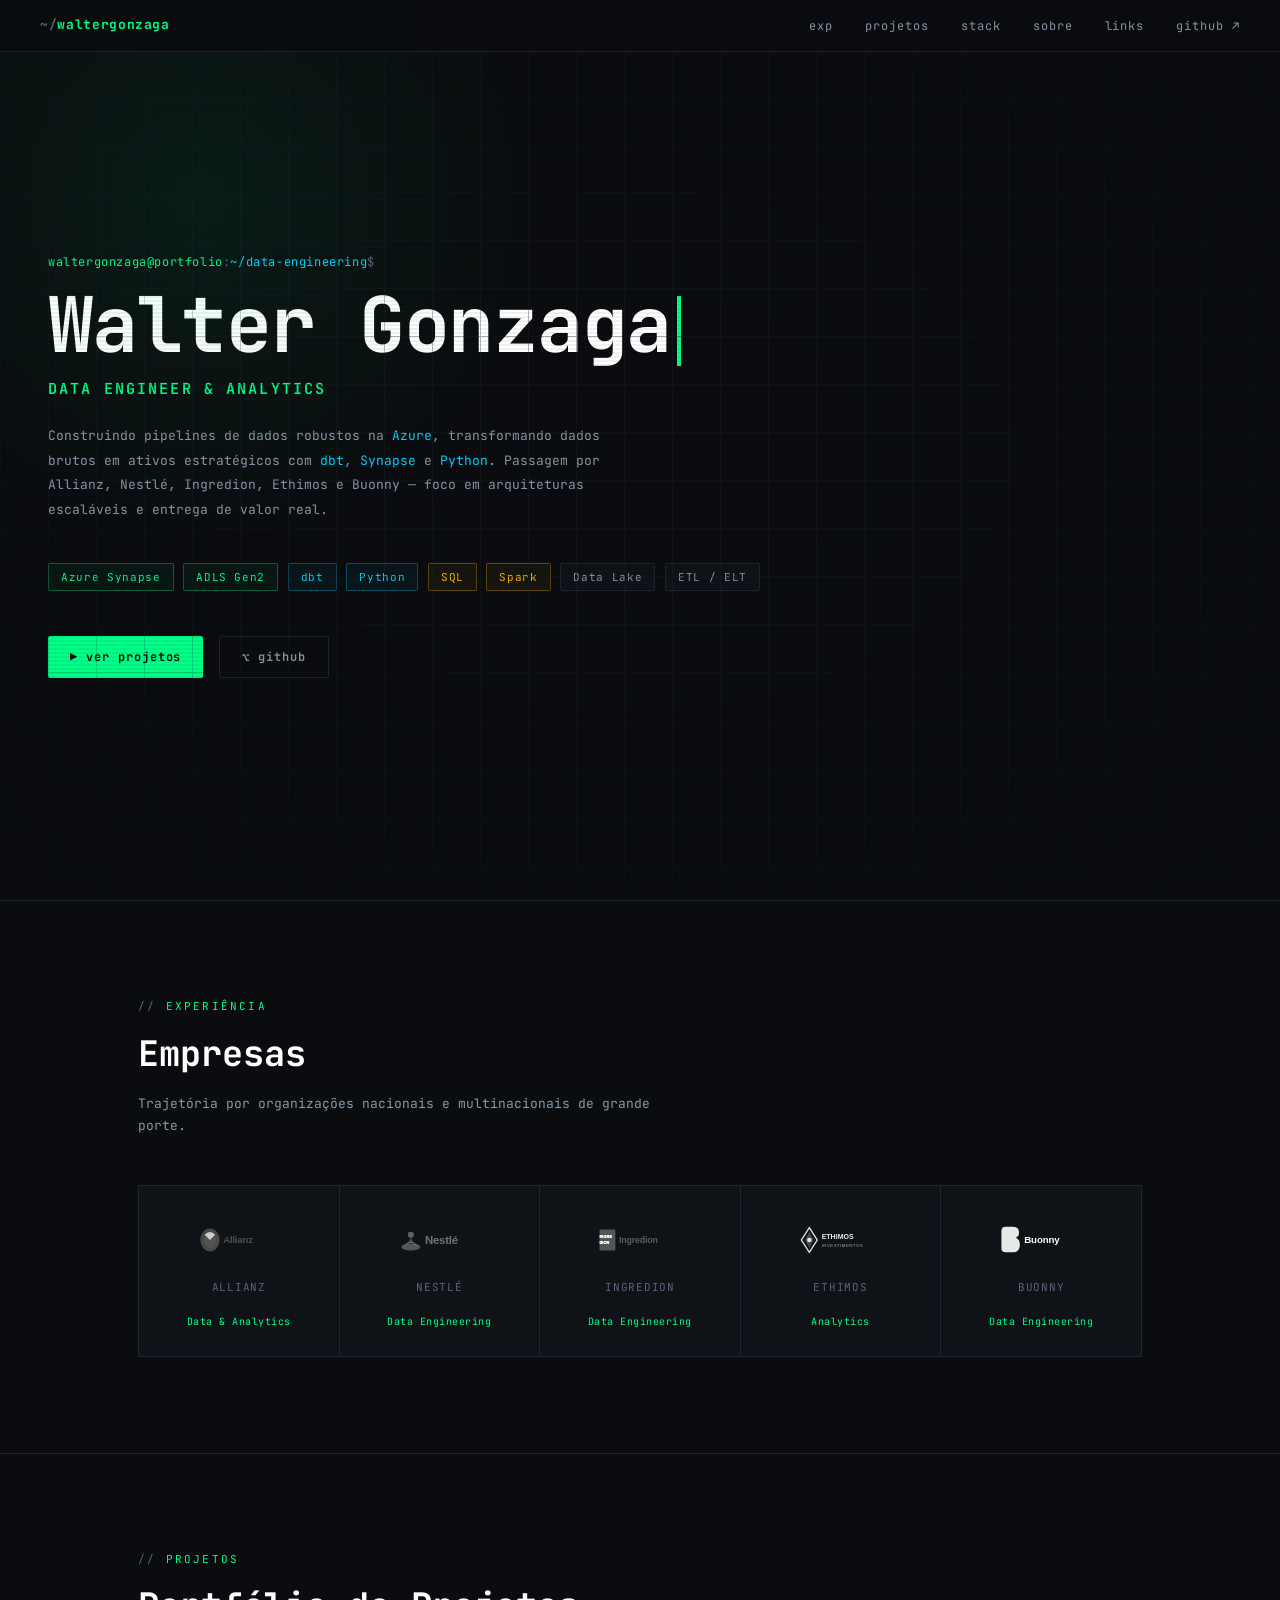
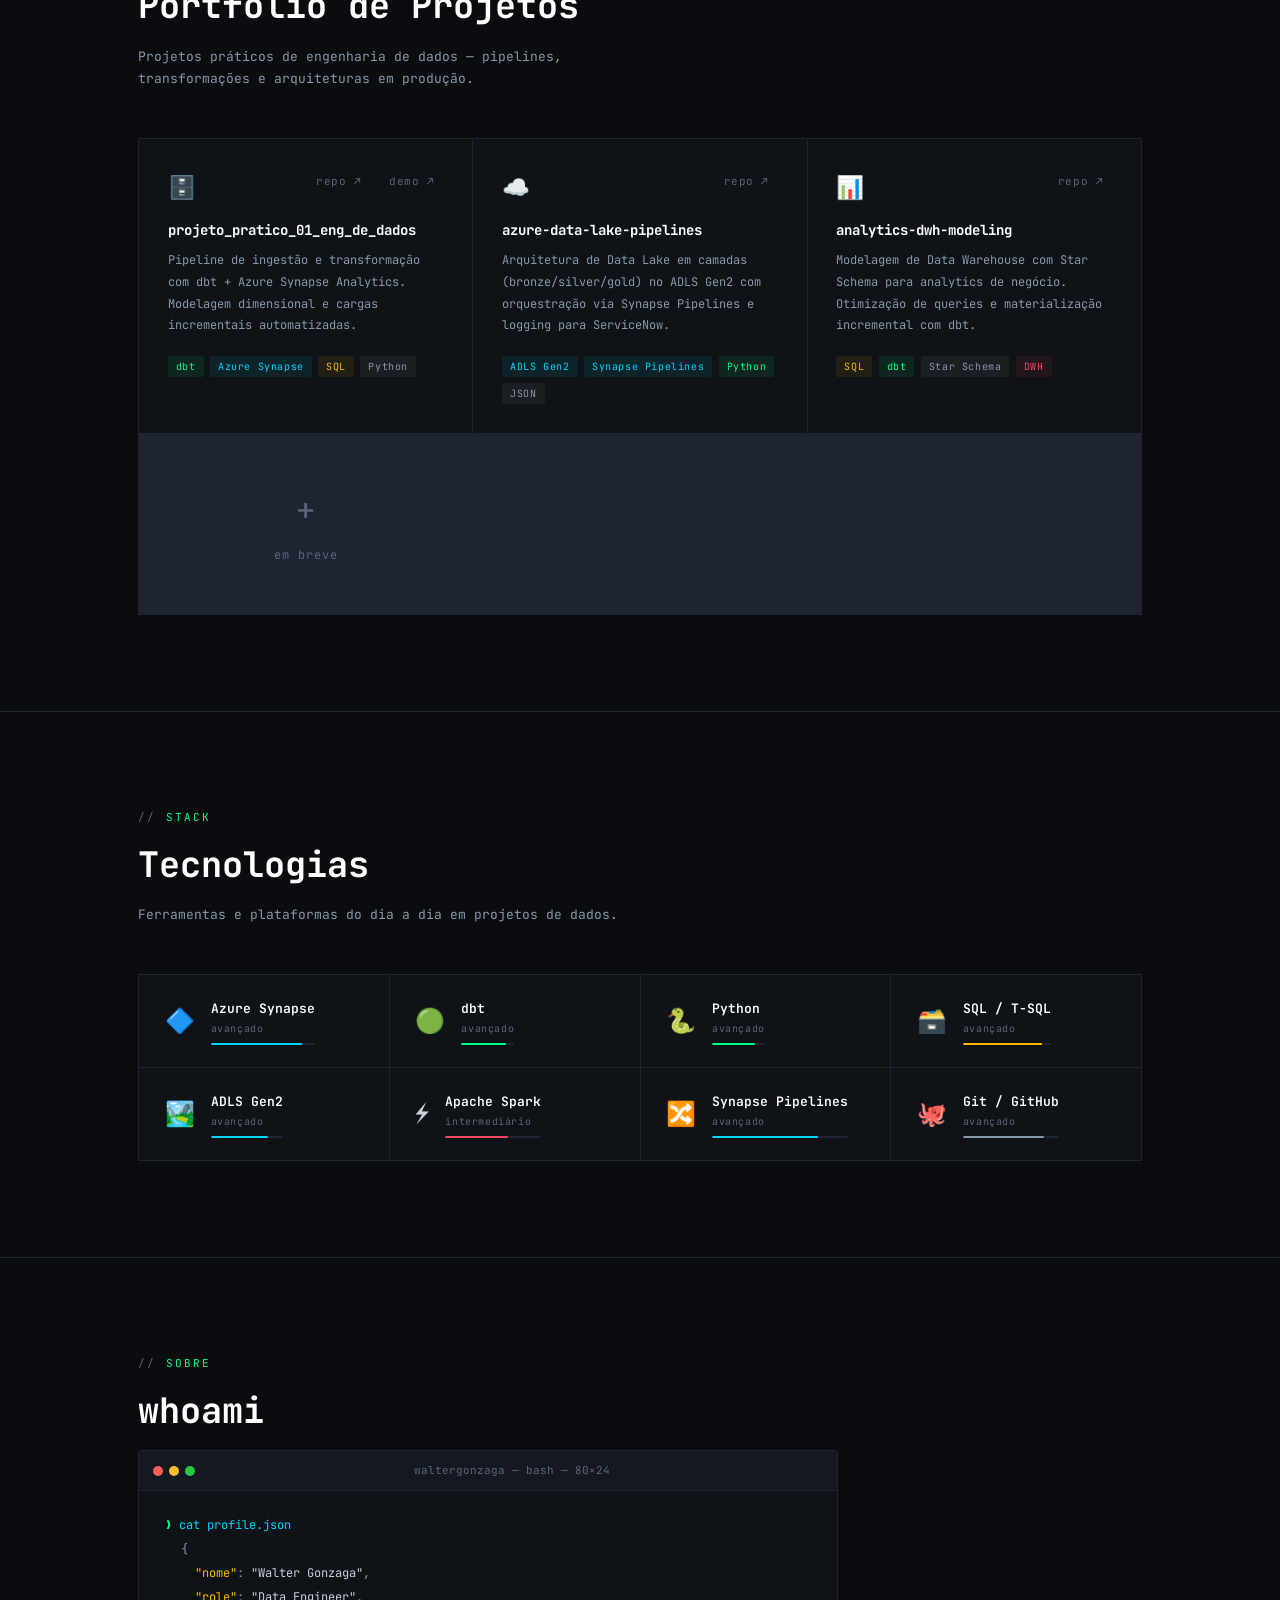
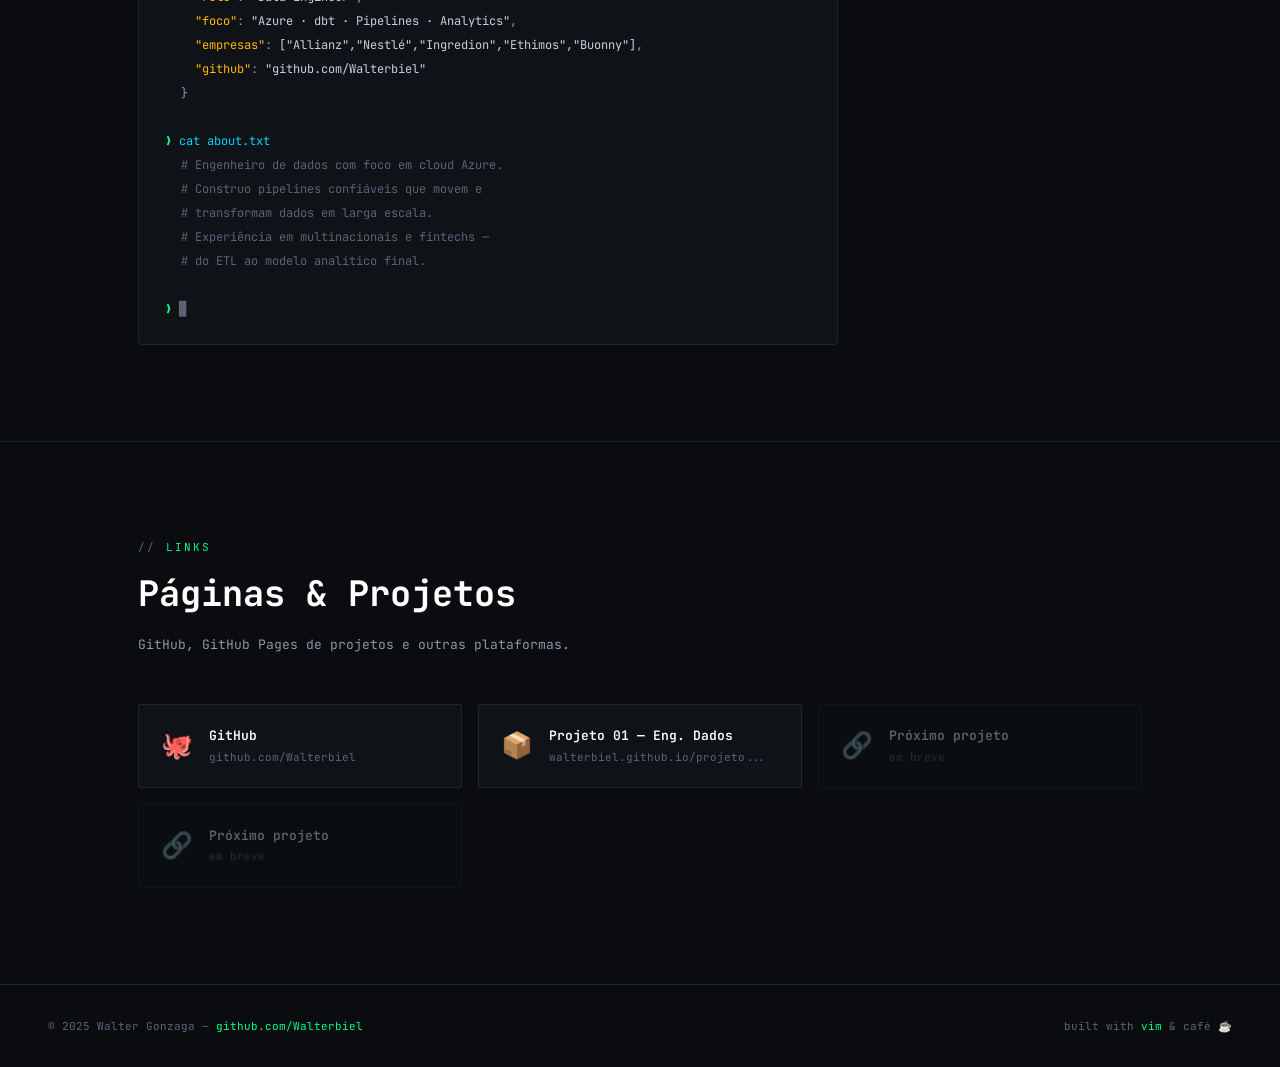
<file: index (2).html>
<!DOCTYPE html>
<html lang="pt-BR">
<head>
  <meta charset="UTF-8">
  <meta name="viewport" content="width=device-width, initial-scale=1.0">
  <title>Walter Gonzaga | Data Engineer</title>
  <link rel="preconnect" href="https://fonts.googleapis.com">
  <link href="https://fonts.googleapis.com/css2?family=JetBrains+Mono:wght@300;400;600;700&display=swap" rel="stylesheet">
  <style>
    :root {
      --bg:        #0a0c0f;
      --bg2:       #0f1217;
      --bg3:       #141820;
      --border:    #1e2530;
      --green:     #00ff88;
      --green-dim: #00cc6a;
      --cyan:      #00d4ff;
      --amber:     #ffb800;
      --red:       #ff4560;
      --text:      #c8d0dc;
      --text-dim:  #5a6478;
      --text-mid:  #8899aa;
      --font:      'JetBrains Mono', monospace;
    }

    *, *::before, *::after { box-sizing: border-box; margin: 0; padding: 0; }
    html { scroll-behavior: smooth; }

    body {
      background: var(--bg);
      color: var(--text);
      font-family: var(--font);
      font-size: 14px;
      line-height: 1.7;
      overflow-x: hidden;
    }

    body::before {
      content: '';
      position: fixed; inset: 0;
      background: repeating-linear-gradient(0deg, transparent, transparent 2px, rgba(0,0,0,0.06) 2px, rgba(0,0,0,0.06) 4px);
      pointer-events: none; z-index: 9999;
    }

    /* NAV */
    nav {
      position: fixed; top: 0; left: 0; right: 0; z-index: 100;
      display: flex; align-items: center; justify-content: space-between;
      padding: 0 2.5rem; height: 52px;
      background: rgba(10,12,15,0.94);
      backdrop-filter: blur(14px);
      border-bottom: 1px solid var(--border);
    }
    .nav-logo { color: var(--green); font-weight: 700; font-size: 13px; letter-spacing: .05em; }
    .nav-logo span { color: var(--text-dim); }
    .nav-links { display: flex; gap: 2rem; list-style: none; }
    .nav-links a { color: var(--text-mid); text-decoration: none; font-size: 12px; letter-spacing: .08em; transition: color .2s; }
    .nav-links a:hover { color: var(--green); }

    /* HERO */
    #hero {
      min-height: 100vh;
      display: flex; flex-direction: column; justify-content: center;
      padding: 110px 3rem 5rem;
      position: relative; overflow: hidden;
    }
    .hero-grid {
      position: absolute; inset: 0;
      background-image: linear-gradient(var(--border) 1px, transparent 1px), linear-gradient(90deg, var(--border) 1px, transparent 1px);
      background-size: 48px 48px;
      mask-image: radial-gradient(ellipse 80% 80% at 50% 50%, black 20%, transparent 100%);
      opacity: .35;
    }
    .hero-glow {
      position: absolute; width: 700px; height: 700px; border-radius: 50%;
      background: radial-gradient(circle, rgba(0,255,136,.07) 0%, transparent 70%);
      top: -150px; left: -150px; pointer-events: none;
    }
    .prompt { color: var(--text-dim); font-size: 12px; margin-bottom: .7rem; letter-spacing: .05em; }
    .prompt .ps { color: var(--green); }
    .prompt .path { color: var(--cyan); }

    h1 { font-size: clamp(2.4rem, 6vw, 5rem); font-weight: 700; line-height: 1.1; margin-bottom: .5rem; letter-spacing: -.02em; }
    h1 .name { color: #fff; }
    .cursor {
      display: inline-block; width: 4px; height: .9em;
      background: var(--green); margin-left: 6px;
      vertical-align: middle; animation: blink 1.1s step-end infinite;
    }
    @keyframes blink { 50% { opacity: 0; } }

    .hero-role { color: var(--green); font-size: .95rem; font-weight: 600; letter-spacing: .14em; text-transform: uppercase; margin-bottom: 1.4rem; }
    .hero-desc { max-width: 580px; color: var(--text-mid); font-size: 13px; line-height: 1.9; margin-bottom: 2.5rem; }
    .hero-desc .hl { color: var(--cyan); }
    .hero-badges { display: flex; flex-wrap: wrap; gap: .6rem; margin-bottom: 2.8rem; }
    .badge { padding: 4px 12px; border: 1px solid var(--border); border-radius: 2px; font-size: 11px; color: var(--text-mid); background: var(--bg2); letter-spacing: .06em; }
    .badge.g { border-color: rgba(0,255,136,.3); color: var(--green); background: rgba(0,255,136,.05); }
    .badge.c { border-color: rgba(0,212,255,.3); color: var(--cyan); background: rgba(0,212,255,.05); }
    .badge.a { border-color: rgba(255,184,0,.3); color: var(--amber); background: rgba(255,184,0,.05); }
    .hero-ctas { display: flex; gap: 1rem; flex-wrap: wrap; }
    .btn { display: inline-flex; align-items: center; gap: 8px; padding: 10px 22px; font-family: var(--font); font-size: 12px; font-weight: 600; letter-spacing: .08em; text-decoration: none; border-radius: 2px; transition: all .2s; cursor: pointer; border: none; }
    .btn-primary { background: var(--green); color: #000; }
    .btn-primary:hover { background: var(--green-dim); transform: translateY(-1px); }
    .btn-ghost { background: transparent; color: var(--text-mid); border: 1px solid var(--border); }
    .btn-ghost:hover { border-color: var(--green); color: var(--green); transform: translateY(-1px); }

    /* SECTION */
    section { padding: 6rem 3rem; max-width: 1100px; margin: 0 auto; }
    .section-label { font-size: 11px; color: var(--green); letter-spacing: .2em; text-transform: uppercase; margin-bottom: .5rem; }
    .section-label::before { content: '// '; color: var(--text-dim); }
    h2 { font-size: clamp(1.6rem, 3vw, 2.2rem); font-weight: 700; color: #fff; margin-bottom: .6rem; }
    .section-sub { color: var(--text-mid); font-size: 13px; margin-bottom: 3rem; max-width: 540px; }
    .divider { border: none; border-top: 1px solid var(--border); margin: 0; }

    /* EXPERIENCE */
    .exp-track {
      display: grid;
      grid-template-columns: repeat(5, 1fr);
      gap: 1px;
      border: 1px solid var(--border);
      background: var(--border);
    }

    .exp-card {
      background: var(--bg2);
      padding: 2rem 1rem 1.6rem;
      display: flex; flex-direction: column; align-items: center; gap: 1rem;
      transition: background .2s;
      position: relative; text-align: center; min-width: 0;
    }
    .exp-card:hover { background: var(--bg3); }
    .exp-card::after {
      content: ''; position: absolute; bottom: 0; left: 50%; transform: translateX(-50%);
      width: 0; height: 2px; background: var(--green); transition: width .3s ease;
    }
    .exp-card:hover::after { width: 60%; }

    .logo-box {
      width: 90px; height: 44px;
      display: flex; align-items: center; justify-content: center;
      filter: grayscale(1) brightness(1.6);
      transition: filter .3s;
    }
    .exp-card:hover .logo-box { filter: grayscale(0) brightness(1); }
    .logo-box img { max-width: 88px; max-height: 40px; object-fit: contain; display: block; }

    /* SVG inline logos — garantia sem dependência de URL externa */
    .logo-svg { width: 88px; height: 40px; }

    .exp-company { font-size: 11px; color: var(--text-dim); letter-spacing: .07em; text-transform: uppercase; }
    .exp-role-tag { font-size: 10px; color: var(--green); letter-spacing: .05em; }

    /* PROJECTS */
    .projects-grid { display: grid; grid-template-columns: repeat(auto-fill, minmax(300px, 1fr)); gap: 1px; border: 1px solid var(--border); background: var(--border); }
    .project-card { background: var(--bg2); padding: 1.8rem; transition: background .2s; position: relative; overflow: hidden; }
    .project-card:hover { background: var(--bg3); }
    .project-card::before { content: ''; position: absolute; top: 0; left: 0; right: 0; height: 1px; background: var(--green); transform: scaleX(0); transform-origin: left; transition: transform .3s ease; }
    .project-card:hover::before { transform: scaleX(1); }
    .card-header { display: flex; align-items: flex-start; justify-content: space-between; margin-bottom: .8rem; }
    .card-icon { font-size: 1.4rem; }
    .card-links { display: flex; gap: .6rem; }
    .card-links a { color: var(--text-dim); text-decoration: none; font-size: 11px; letter-spacing: .05em; transition: color .2s; padding: 3px 8px; border: 1px solid transparent; }
    .card-links a:hover { color: var(--green); border-color: rgba(0,255,136,.3); }
    .card-title { font-size: 14px; font-weight: 700; color: #fff; margin-bottom: .5rem; }
    .card-desc { color: var(--text-mid); font-size: 12px; line-height: 1.8; margin-bottom: 1.2rem; }
    .card-tags { display: flex; flex-wrap: wrap; gap: .4rem; }
    .tag { font-size: 10px; padding: 2px 8px; border-radius: 2px; letter-spacing: .06em; }
    .tg { background: rgba(0,255,136,.08); color: var(--green); }
    .tc { background: rgba(0,212,255,.08); color: var(--cyan); }
    .ta { background: rgba(255,184,0,.08); color: var(--amber); }
    .tr { background: rgba(255,69,96,.08); color: var(--red); }
    .tm { background: rgba(255,255,255,.05); color: var(--text-mid); }

    /* STACK */
    .stack-grid { display: grid; grid-template-columns: repeat(auto-fill, minmax(200px, 1fr)); gap: 1px; border: 1px solid var(--border); background: var(--border); }
    .stack-item { background: var(--bg2); padding: 1.4rem 1.6rem; display: flex; align-items: center; gap: 1rem; transition: background .2s; }
    .stack-item:hover { background: var(--bg3); }
    .s-icon { font-size: 1.5rem; flex-shrink: 0; }
    .s-name { font-size: 13px; font-weight: 600; color: #fff; }
    .s-level { font-size: 10px; color: var(--text-dim); letter-spacing: .06em; }
    .s-bar { height: 2px; background: var(--border); border-radius: 1px; margin-top: 6px; overflow: hidden; }
    .s-fill { height: 100%; border-radius: 1px; }

    /* TERMINAL */
    .terminal { background: var(--bg2); border: 1px solid var(--border); border-radius: 4px; overflow: hidden; max-width: 700px; }
    .t-bar { background: var(--bg3); padding: 10px 14px; display: flex; align-items: center; gap: 6px; border-bottom: 1px solid var(--border); }
    .dot { width: 10px; height: 10px; border-radius: 50%; }
    .dr { background: #ff5f57; } .da { background: #febc2e; } .dg { background: #28c840; }
    .t-title { flex: 1; text-align: center; font-size: 11px; color: var(--text-dim); }
    .t-body { padding: 1.4rem 1.6rem; font-size: 12px; line-height: 2; }
    .tl { display: block; }
    .tp { color: var(--green); }
    .tcmd { color: var(--cyan); }
    .tout { color: var(--text-mid); padding-left: 1rem; display: block; }
    .tk { color: var(--amber); }
    .tv { color: var(--text); }
    .tcm { color: var(--text-dim); }

    /* LINKS */
    .links-grid { display: grid; grid-template-columns: repeat(auto-fill, minmax(240px, 1fr)); gap: 1rem; }
    .link-card { display: flex; align-items: center; gap: 1rem; padding: 1.2rem 1.4rem; background: var(--bg2); border: 1px solid var(--border); text-decoration: none; transition: all .2s; border-radius: 2px; }
    .link-card:hover { border-color: var(--green); background: var(--bg3); transform: translateY(-2px); }
    .le { font-size: 1.6rem; flex-shrink: 0; }
    .ln { font-size: 13px; font-weight: 600; color: #fff; }
    .lu { font-size: 11px; color: var(--text-dim); }

    /* FOOTER */
    footer { border-top: 1px solid var(--border); padding: 2rem 3rem; display: flex; justify-content: space-between; align-items: center; flex-wrap: wrap; gap: 1rem; font-size: 11px; color: var(--text-dim); }
    footer a { color: var(--green); text-decoration: none; }

    /* FADE */
    .fade-in { opacity: 0; transform: translateY(20px); transition: opacity .6s ease, transform .6s ease; }
    .fade-in.visible { opacity: 1; transform: translateY(0); }

    /* RESPONSIVE */
    @media (max-width: 900px) {
      .exp-track { grid-template-columns: repeat(3, 1fr); }
    }
    @media (max-width: 600px) {
      nav { padding: 0 1rem; }
      .nav-links { gap: 1rem; }
      #hero, section { padding-left: 1.2rem; padding-right: 1.2rem; }
      footer { padding: 1.5rem 1.2rem; }
      .exp-track { grid-template-columns: repeat(2, 1fr); }
      .projects-grid, .stack-grid { grid-template-columns: 1fr; }
    }
  </style>
</head>
<body>

<nav>
  <div class="nav-logo"><span>~/</span>waltergonzaga</div>
  <ul class="nav-links">
    <li><a href="#experience">exp</a></li>
    <li><a href="#projects">projetos</a></li>
    <li><a href="#stack">stack</a></li>
    <li><a href="#about">sobre</a></li>
    <li><a href="#links">links</a></li>
    <li><a href="https://github.com/Walterbiel" target="_blank">github ↗</a></li>
  </ul>
</nav>

<!-- HERO -->
<section id="hero" style="max-width:100%;padding-top:110px;">
  <div class="hero-grid"></div>
  <div class="hero-glow"></div>

  <div class="prompt">
    <span class="ps">waltergonzaga@portfolio</span>:<span class="path">~/data-engineering</span>$
  </div>
  <h1><span class="name">Walter Gonzaga</span><span class="cursor"></span></h1>
  <div class="hero-role">Data Engineer &amp; Analytics</div>
  <p class="hero-desc">
    Construindo pipelines de dados robustos na <span class="hl">Azure</span>, transformando dados brutos em ativos estratégicos com <span class="hl">dbt</span>, <span class="hl">Synapse</span> e <span class="hl">Python</span>. Passagem por Allianz, Nestlé, Ingredion, Ethimos e Buonny — foco em arquiteturas escaláveis e entrega de valor real.
  </p>
  <div class="hero-badges">
    <span class="badge g">Azure Synapse</span>
    <span class="badge g">ADLS Gen2</span>
    <span class="badge c">dbt</span>
    <span class="badge c">Python</span>
    <span class="badge a">SQL</span>
    <span class="badge a">Spark</span>
    <span class="badge">Data Lake</span>
    <span class="badge">ETL / ELT</span>
  </div>
  <div class="hero-ctas">
    <a href="#projects" class="btn btn-primary">▶ ver projetos</a>
    <a href="https://github.com/Walterbiel" target="_blank" class="btn btn-ghost">⌥ github</a>
  </div>
</section>

<hr class="divider">

<!-- EXPERIENCE -->
<section id="experience">
  <p class="section-label">experiência</p>
  <h2>Empresas</h2>
  <p class="section-sub">Trajetória por organizações nacionais e multinacionais de grande porte.</p>

  <div class="exp-track fade-in">

    <!-- ALLIANZ -->
    <div class="exp-card">
      <div class="logo-box">
        <!-- Allianz SVG inline -->
        <svg class="logo-svg" viewBox="0 0 200 80" xmlns="http://www.w3.org/2000/svg">
          <rect width="200" height="80" fill="none"/>
          <!-- Eagle symbol simplified -->
          <ellipse cx="34" cy="40" rx="22" ry="26" fill="#003781" opacity=".9"/>
          <ellipse cx="34" cy="40" rx="14" ry="18" fill="#0038A8"/>
          <path d="M22 28 Q34 16 46 28 Q38 36 34 40 Q30 36 22 28Z" fill="#6AADE4" opacity=".7"/>
          <text x="64" y="46" font-family="Arial,sans-serif" font-weight="700" font-size="22" fill="#003781" letter-spacing="-0.5">Allianz</text>
        </svg>
      </div>
      <div class="exp-company">Allianz</div>
      <div class="exp-role-tag">Data &amp; Analytics</div>
    </div>

    <!-- NESTLÉ -->
    <div class="exp-card">
      <div class="logo-box">
        <svg class="logo-svg" viewBox="0 0 200 80" xmlns="http://www.w3.org/2000/svg">
          <rect width="200" height="80" fill="none"/>
          <!-- Nest + bird icon simplified -->
          <g transform="translate(8,8)">
            <ellipse cx="28" cy="48" rx="22" ry="8" fill="#7B3F00" opacity=".7"/>
            <path d="M14 46 Q28 28 42 46" stroke="#7B3F00" stroke-width="2.5" fill="none"/>
            <circle cx="28" cy="20" r="7" fill="#7B3F00" opacity=".8"/>
            <path d="M28 27 L22 38 L34 38 Z" fill="#7B3F00" opacity=".6"/>
          </g>
          <text x="68" y="48" font-family="Arial,sans-serif" font-weight="700" font-size="26" fill="#7B3F00" letter-spacing="-0.5">Nestlé</text>
        </svg>
      </div>
      <div class="exp-company">Nestlé</div>
      <div class="exp-role-tag">Data Engineering</div>
    </div>

    <!-- INGREDION -->
    <div class="exp-card">
      <div class="logo-box">
        <svg class="logo-svg" viewBox="0 0 200 80" xmlns="http://www.w3.org/2000/svg">
          <rect width="200" height="80" fill="none"/>
          <rect x="8" y="16" width="36" height="48" rx="3" fill="#C8102E" opacity=".9"/>
          <text x="8" y="35" font-family="Arial,sans-serif" font-weight="700" font-size="9" fill="#fff">INGRE</text>
          <text x="8" y="48" font-family="Arial,sans-serif" font-weight="700" font-size="9" fill="#fff">DION</text>
          <text x="52" y="47" font-family="Arial,sans-serif" font-weight="700" font-size="20" fill="#C8102E" letter-spacing="-0.3">Ingredion</text>
        </svg>
      </div>
      <div class="exp-company">Ingredion</div>
      <div class="exp-role-tag">Data Engineering</div>
    </div>

    <!-- ETHIMOS -->
    <div class="exp-card">
      <div class="logo-box">
        <svg class="logo-svg" viewBox="0 0 200 80" xmlns="http://www.w3.org/2000/svg">
          <rect width="200" height="80" fill="none"/>
          <polygon points="28,12 46,40 28,68 10,40" fill="none" stroke="#00B4D8" stroke-width="3"/>
          <polygon points="28,22 38,40 28,58 18,40" fill="#00B4D8" opacity=".25"/>
          <circle cx="28" cy="40" r="5" fill="#00B4D8"/>
          <text x="56" y="38" font-family="Arial,sans-serif" font-weight="700" font-size="16" fill="#00B4D8">ETHIMOS</text>
          <text x="56" y="55" font-family="Arial,sans-serif" font-size="10" fill="#00B4D8" opacity=".7" letter-spacing="1">INVESTIMENTOS</text>
        </svg>
      </div>
      <div class="exp-company">Ethimos</div>
      <div class="exp-role-tag">Analytics</div>
    </div>

    <!-- BUONNY -->
    <div class="exp-card">
      <div class="logo-box">
        <svg class="logo-svg" viewBox="0 0 200 80" xmlns="http://www.w3.org/2000/svg">
          <rect width="200" height="80" fill="none"/>
          <path d="M10 20 Q10 10 20 10 L36 10 Q50 10 50 24 Q50 32 42 35 Q52 38 52 50 Q52 68 36 68 L20 68 Q10 68 10 58 Z" fill="#E8A000" opacity=".9"/>
          <text x="62" y="47" font-family="Arial,sans-serif" font-weight="700" font-size="22" fill="#E8A000" letter-spacing="-0.3">Buonny</text>
        </svg>
      </div>
      <div class="exp-company">Buonny</div>
      <div class="exp-role-tag">Data Engineering</div>
    </div>

  </div>
</section>

<hr class="divider">

<!-- PROJECTS -->
<section id="projects">
  <p class="section-label">projetos</p>
  <h2>Portfólio de Projetos</h2>
  <p class="section-sub">Projetos práticos de engenharia de dados — pipelines, transformações e arquiteturas em produção.</p>

  <div class="projects-grid fade-in">

    <div class="project-card">
      <div class="card-header">
        <span class="card-icon">🗄️</span>
        <div class="card-links">
          <a href="https://github.com/Walterbiel/projeto_pratico_01_manual_eng_de_dados" target="_blank">repo ↗</a>
          <a href="https://walterbiel.github.io/projeto_pratico_01_manual_eng_de_dados" target="_blank">demo ↗</a>
        </div>
      </div>
      <div class="card-title">projeto_pratico_01_eng_de_dados</div>
      <div class="card-desc">Pipeline de ingestão e transformação com dbt + Azure Synapse Analytics. Modelagem dimensional e cargas incrementais automatizadas.</div>
      <div class="card-tags">
        <span class="tag tg">dbt</span>
        <span class="tag tc">Azure Synapse</span>
        <span class="tag ta">SQL</span>
        <span class="tag tm">Python</span>
      </div>
    </div>

    <div class="project-card">
      <div class="card-header">
        <span class="card-icon">☁️</span>
        <div class="card-links">
          <a href="https://github.com/Walterbiel" target="_blank">repo ↗</a>
        </div>
      </div>
      <div class="card-title">azure-data-lake-pipelines</div>
      <div class="card-desc">Arquitetura de Data Lake em camadas (bronze/silver/gold) no ADLS Gen2 com orquestração via Synapse Pipelines e logging para ServiceNow.</div>
      <div class="card-tags">
        <span class="tag tc">ADLS Gen2</span>
        <span class="tag tc">Synapse Pipelines</span>
        <span class="tag tg">Python</span>
        <span class="tag tm">JSON</span>
      </div>
    </div>

    <div class="project-card">
      <div class="card-header">
        <span class="card-icon">📊</span>
        <div class="card-links">
          <a href="https://github.com/Walterbiel" target="_blank">repo ↗</a>
        </div>
      </div>
      <div class="card-title">analytics-dwh-modeling</div>
      <div class="card-desc">Modelagem de Data Warehouse com Star Schema para analytics de negócio. Otimização de queries e materialização incremental com dbt.</div>
      <div class="card-tags">
        <span class="tag ta">SQL</span>
        <span class="tag tg">dbt</span>
        <span class="tag tm">Star Schema</span>
        <span class="tag tr">DWH</span>
      </div>
    </div>

    <div class="project-card" style="display:flex;align-items:center;justify-content:center;min-height:180px;background:transparent;border:1px dashed var(--border);">
      <div style="text-align:center;color:var(--text-dim);">
        <div style="font-size:2rem;margin-bottom:.5rem;">+</div>
        <div style="font-size:12px;letter-spacing:.08em;">em breve</div>
      </div>
    </div>

  </div>
</section>

<hr class="divider">

<!-- STACK -->
<section id="stack">
  <p class="section-label">stack</p>
  <h2>Tecnologias</h2>
  <p class="section-sub">Ferramentas e plataformas do dia a dia em projetos de dados.</p>

  <div class="stack-grid fade-in">
    <div class="stack-item">
      <div class="s-icon">🔷</div>
      <div><div class="s-name">Azure Synapse</div><div class="s-level">avançado</div><div class="s-bar"><div class="s-fill" style="width:88%;background:var(--cyan);"></div></div></div>
    </div>
    <div class="stack-item">
      <div class="s-icon">🟢</div>
      <div><div class="s-name">dbt</div><div class="s-level">avançado</div><div class="s-bar"><div class="s-fill" style="width:85%;background:var(--green);"></div></div></div>
    </div>
    <div class="stack-item">
      <div class="s-icon">🐍</div>
      <div><div class="s-name">Python</div><div class="s-level">avançado</div><div class="s-bar"><div class="s-fill" style="width:82%;background:var(--green);"></div></div></div>
    </div>
    <div class="stack-item">
      <div class="s-icon">🗃️</div>
      <div><div class="s-name">SQL / T-SQL</div><div class="s-level">avançado</div><div class="s-bar"><div class="s-fill" style="width:90%;background:var(--amber);"></div></div></div>
    </div>
    <div class="stack-item">
      <div class="s-icon">🏞️</div>
      <div><div class="s-name">ADLS Gen2</div><div class="s-level">avançado</div><div class="s-bar"><div class="s-fill" style="width:80%;background:var(--cyan);"></div></div></div>
    </div>
    <div class="stack-item">
      <div class="s-icon">⚡</div>
      <div><div class="s-name">Apache Spark</div><div class="s-level">intermediário</div><div class="s-bar"><div class="s-fill" style="width:65%;background:var(--red);"></div></div></div>
    </div>
    <div class="stack-item">
      <div class="s-icon">🔀</div>
      <div><div class="s-name">Synapse Pipelines</div><div class="s-level">avançado</div><div class="s-bar"><div class="s-fill" style="width:78%;background:var(--cyan);"></div></div></div>
    </div>
    <div class="stack-item">
      <div class="s-icon">🐙</div>
      <div><div class="s-name">Git / GitHub</div><div class="s-level">avançado</div><div class="s-bar"><div class="s-fill" style="width:85%;background:var(--text-mid);"></div></div></div>
    </div>
  </div>
</section>

<hr class="divider">

<!-- ABOUT -->
<section id="about">
  <p class="section-label">sobre</p>
  <h2>whoami</h2>

  <div class="terminal fade-in">
    <div class="t-bar">
      <div class="dot dr"></div><div class="dot da"></div><div class="dot dg"></div>
      <div class="t-title">waltergonzaga — bash — 80×24</div>
    </div>
    <div class="t-body">
      <span class="tl"><span class="tp">❯</span> <span class="tcmd">cat profile.json</span></span>
      <span class="tout">{</span>
      <span class="tout">&nbsp;&nbsp;<span class="tk">"nome"</span>: <span class="tv">"Walter Gonzaga"</span>,</span>
      <span class="tout">&nbsp;&nbsp;<span class="tk">"role"</span>: <span class="tv">"Data Engineer"</span>,</span>
      <span class="tout">&nbsp;&nbsp;<span class="tk">"foco"</span>: <span class="tv">"Azure · dbt · Pipelines · Analytics"</span>,</span>
      <span class="tout">&nbsp;&nbsp;<span class="tk">"empresas"</span>: <span class="tv">["Allianz","Nestlé","Ingredion","Ethimos","Buonny"]</span>,</span>
      <span class="tout">&nbsp;&nbsp;<span class="tk">"github"</span>: <span class="tv">"github.com/Walterbiel"</span></span>
      <span class="tout">}</span>
      <br>
      <span class="tl"><span class="tp">❯</span> <span class="tcmd">cat about.txt</span></span>
      <span class="tout tcm"># Engenheiro de dados com foco em cloud Azure.</span>
      <span class="tout tcm"># Construo pipelines confiáveis que movem e</span>
      <span class="tout tcm"># transformam dados em larga escala.</span>
      <span class="tout tcm"># Experiência em multinacionais e fintechs —</span>
      <span class="tout tcm"># do ETL ao modelo analítico final.</span>
      <br>
      <span class="tl"><span class="tp">❯</span> <span class="tcm tcmd">█</span></span>
    </div>
  </div>
</section>

<hr class="divider">

<!-- LINKS -->
<section id="links">
  <p class="section-label">links</p>
  <h2>Páginas &amp; Projetos</h2>
  <p class="section-sub">GitHub, GitHub Pages de projetos e outras plataformas.</p>

  <div class="links-grid fade-in">
    <a href="https://github.com/Walterbiel" target="_blank" class="link-card">
      <span class="le">🐙</span>
      <div><div class="ln">GitHub</div><div class="lu">github.com/Walterbiel</div></div>
    </a>
    <a href="https://walterbiel.github.io/projeto_pratico_01_manual_eng_de_dados" target="_blank" class="link-card">
      <span class="le">📦</span>
      <div><div class="ln">Projeto 01 — Eng. Dados</div><div class="lu">walterbiel.github.io/projeto...</div></div>
    </a>
    <a href="#" class="link-card" style="opacity:.35;pointer-events:none;">
      <span class="le">🔗</span>
      <div><div class="ln">Próximo projeto</div><div class="lu">em breve</div></div>
    </a>
    <a href="#" class="link-card" style="opacity:.35;pointer-events:none;">
      <span class="le">🔗</span>
      <div><div class="ln">Próximo projeto</div><div class="lu">em breve</div></div>
    </a>
  </div>
</section>

<footer>
  <span>© 2025 Walter Gonzaga — <a href="https://github.com/Walterbiel" target="_blank">github.com/Walterbiel</a></span>
  <span style="color:var(--text-dim);">built with <span style="color:var(--green);">vim</span> &amp; café ☕</span>
</footer>

<script>
  const obs = new IntersectionObserver(entries => {
    entries.forEach(e => { if (e.isIntersecting) e.target.classList.add('visible'); });
  }, { threshold: 0.08 });
  document.querySelectorAll('.fade-in').forEach(el => obs.observe(el));
</script>

</body>
</html>
</file>
